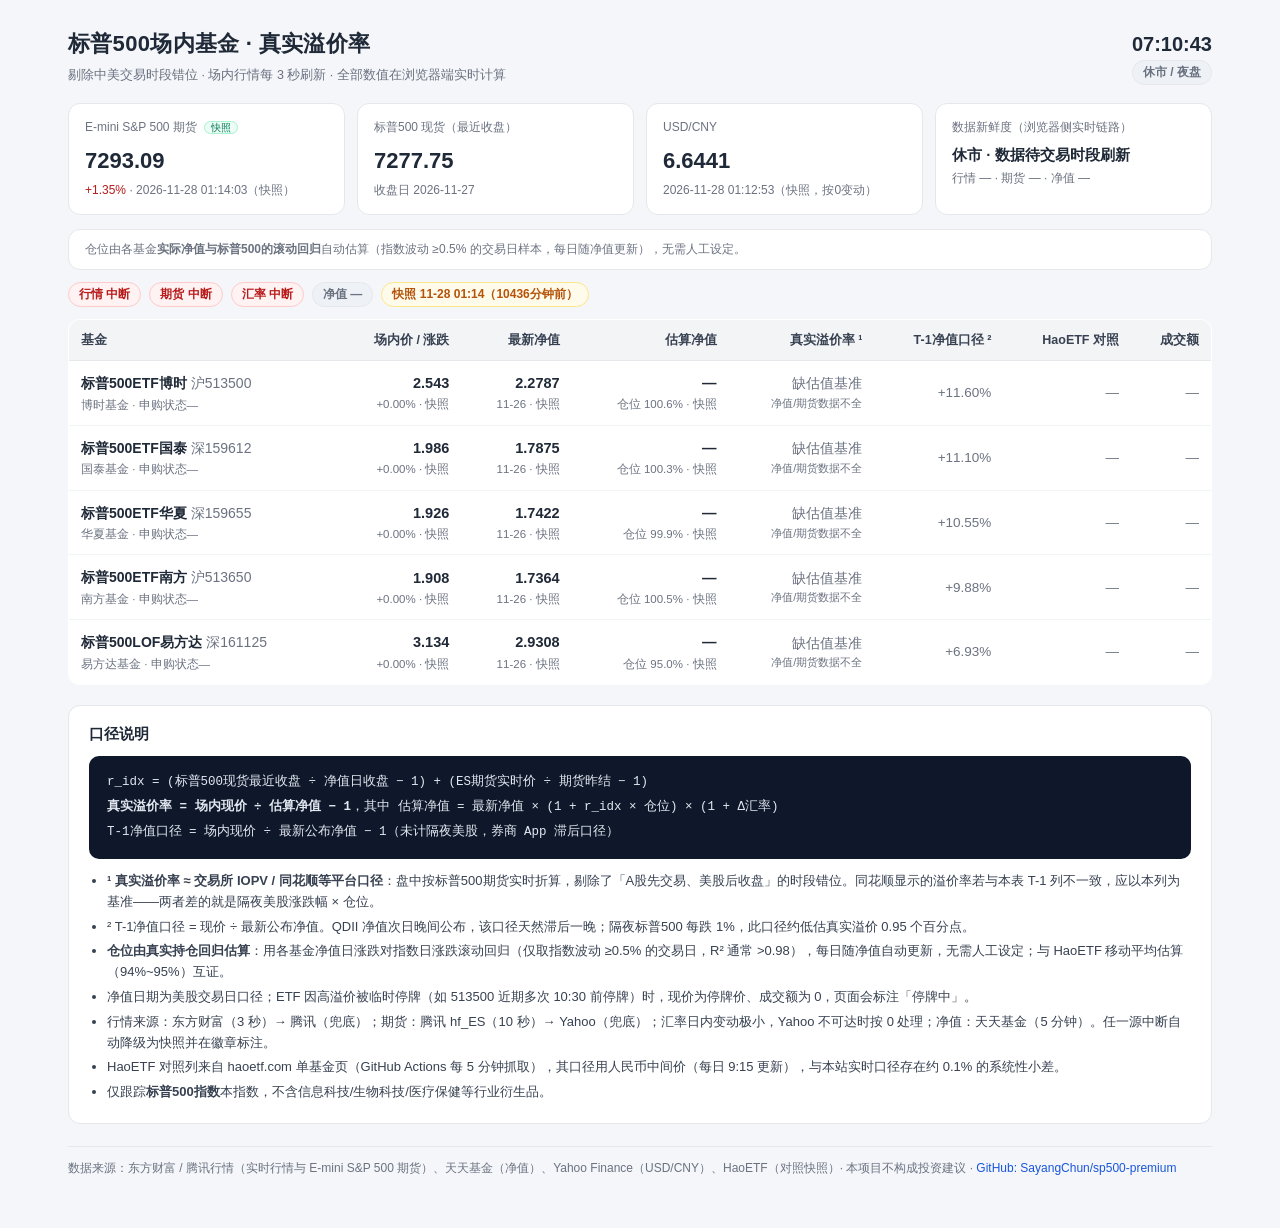
<file: index.html>
<!DOCTYPE html>
<html lang="zh-CN">
<head>
<meta charset="UTF-8">
<meta name="viewport" content="width=device-width, initial-scale=1">
<title>标普500场内基金 · 真实溢价率</title>
<link rel="stylesheet" href="assets/style.css">
</head>
<body>
<div class="wrap">

<header>
  <div>
    <h1>标普500场内基金 · 真实溢价率</h1>
    <p class="sub">剔除中美交易时段错位 · 场内行情每 3 秒刷新 · 全部数值在浏览器端实时计算</p>
  </div>
  <div class="clockbox">
    <div id="bj-time" class="bjtime">--:--:--</div>
    <span id="market-status" class="chip">--</span>
  </div>
</header>

<section class="cards">
  <div class="card">
    <div class="card-label">E-mini S&amp;P 500 期货 <span class="card-tag" id="es-tag">实时</span></div>
    <div class="card-value" id="es-price">--</div>
    <div class="card-sub" id="es-sub">--</div>
  </div>
  <div class="card">
    <div class="card-label">标普500 现货（最近收盘）</div>
    <div class="card-value" id="spx-price">--</div>
    <div class="card-sub" id="spx-sub">--</div>
  </div>
  <div class="card">
    <div class="card-label">USD/CNY</div>
    <div class="card-value" id="fx-price">--</div>
    <div class="card-sub" id="fx-sub">--</div>
  </div>
  <div class="card">
    <div class="card-label">数据新鲜度（浏览器侧实时链路）</div>
    <div class="card-value card-value-sm" id="snap-time">--</div>
    <div class="card-sub" id="snap-sub">--</div>
  </div>
</section>

<section class="controls">
  <span class="hint">仓位由各基金<b>实际净值与标普500的滚动回归</b>自动估算（指数波动 ≥0.5% 的交易日样本，每日随净值更新），无需人工设定。</span>
</section>

<section class="srcs" id="source-chips">
  <span class="chip" id="src-quote">行情 —</span>
  <span class="chip" id="src-fut">期货 —</span>
  <span class="chip" id="src-fx">汇率 —</span>
  <span class="chip" id="src-nav">净值 —</span>
  <span class="chip" id="src-snap">快照 —</span>
</section>

<table class="funds">
  <thead>
    <tr>
      <th class="col-fund">基金</th>
      <th>场内价 / 涨跌</th>
      <th>最新净值</th>
      <th>估算净值</th>
      <th class="col-prem">真实溢价率 ¹</th>
      <th>T-1净值口径 ²</th>
      <th>HaoETF 对照</th>
      <th>成交额</th>
    </tr>
  </thead>
  <tbody id="fund-rows">
    <tr><td colspan="8" class="loading">数据加载中…</td></tr>
  </tbody>
</table>

<section class="notes">
  <h2>口径说明</h2>
  <div class="formula">
    r_idx = (标普500现货最近收盘 ÷ 净值日收盘 − 1) + (ES期货实时价 ÷ 期货昨结 − 1)<br>
    <b>真实溢价率 = 场内现价 ÷ 估算净值 − 1</b>，其中 估算净值 = 最新净值 × (1 + r_idx × 仓位) × (1 + Δ汇率)<br>
    T-1净值口径 = 场内现价 ÷ 最新公布净值 − 1（未计隔夜美股，券商 App 滞后口径）
  </div>
  <ul>
    <li><b>¹ 真实溢价率 ≈ 交易所 IOPV / 同花顺等平台口径</b>：盘中按标普500期货实时折算，剔除了「A股先交易、美股后收盘」的时段错位。同花顺显示的溢价率若与本表 T-1 列不一致，应以本列为基准——两者差的就是隔夜美股涨跌幅 × 仓位。</li>
    <li>² T-1净值口径 = 现价 ÷ 最新公布净值。QDII 净值次日晚间公布，该口径天然滞后一晚；隔夜标普500 每跌 1%，此口径约低估真实溢价 0.95 个百分点。</li>
    <li><b>仓位由真实持仓回归估算</b>：用各基金净值日涨跌对指数日涨跌滚动回归（仅取指数波动 ≥0.5% 的交易日，R² 通常 >0.98），每日随净值自动更新，无需人工设定；与 HaoETF 移动平均估算（94%~95%）互证。</li>
    <li>净值日期为美股交易日口径；ETF 因高溢价被临时停牌（如 513500 近期多次 10:30 前停牌）时，现价为停牌价、成交额为 0，页面会标注「停牌中」。</li>
    <li>行情来源：东方财富（3 秒）→ 腾讯（兜底）；期货：腾讯 hf_ES（10 秒）→ Yahoo（兜底）；汇率日内变动极小，Yahoo 不可达时按 0 处理；净值：天天基金（5 分钟）。任一源中断自动降级为快照并在徽章标注。</li>
    <li>HaoETF 对照列来自 haoetf.com 单基金页（GitHub Actions 每 5 分钟抓取），其口径用人民币中间价（每日 9:15 更新），与本站实时口径存在约 0.1% 的系统性小差。</li>
    <li>仅跟踪<b>标普500指数</b>本指数，不含信息科技/生物科技/医疗保健等行业衍生品。</li>
  </ul>
</section>

<footer>
  数据来源：东方财富 / 腾讯行情（实时行情与 E-mini S&amp;P 500 期货）、天天基金（净值）、Yahoo Finance（USD/CNY）、HaoETF（对照快照）·
  本项目不构成投资建议 · <a href="https://github.com/SayangChun/sp500-premium">GitHub: SayangChun/sp500-premium</a>
</footer>

</div>
<script src="assets/app.js"></script>
</body>
</html>
</file>
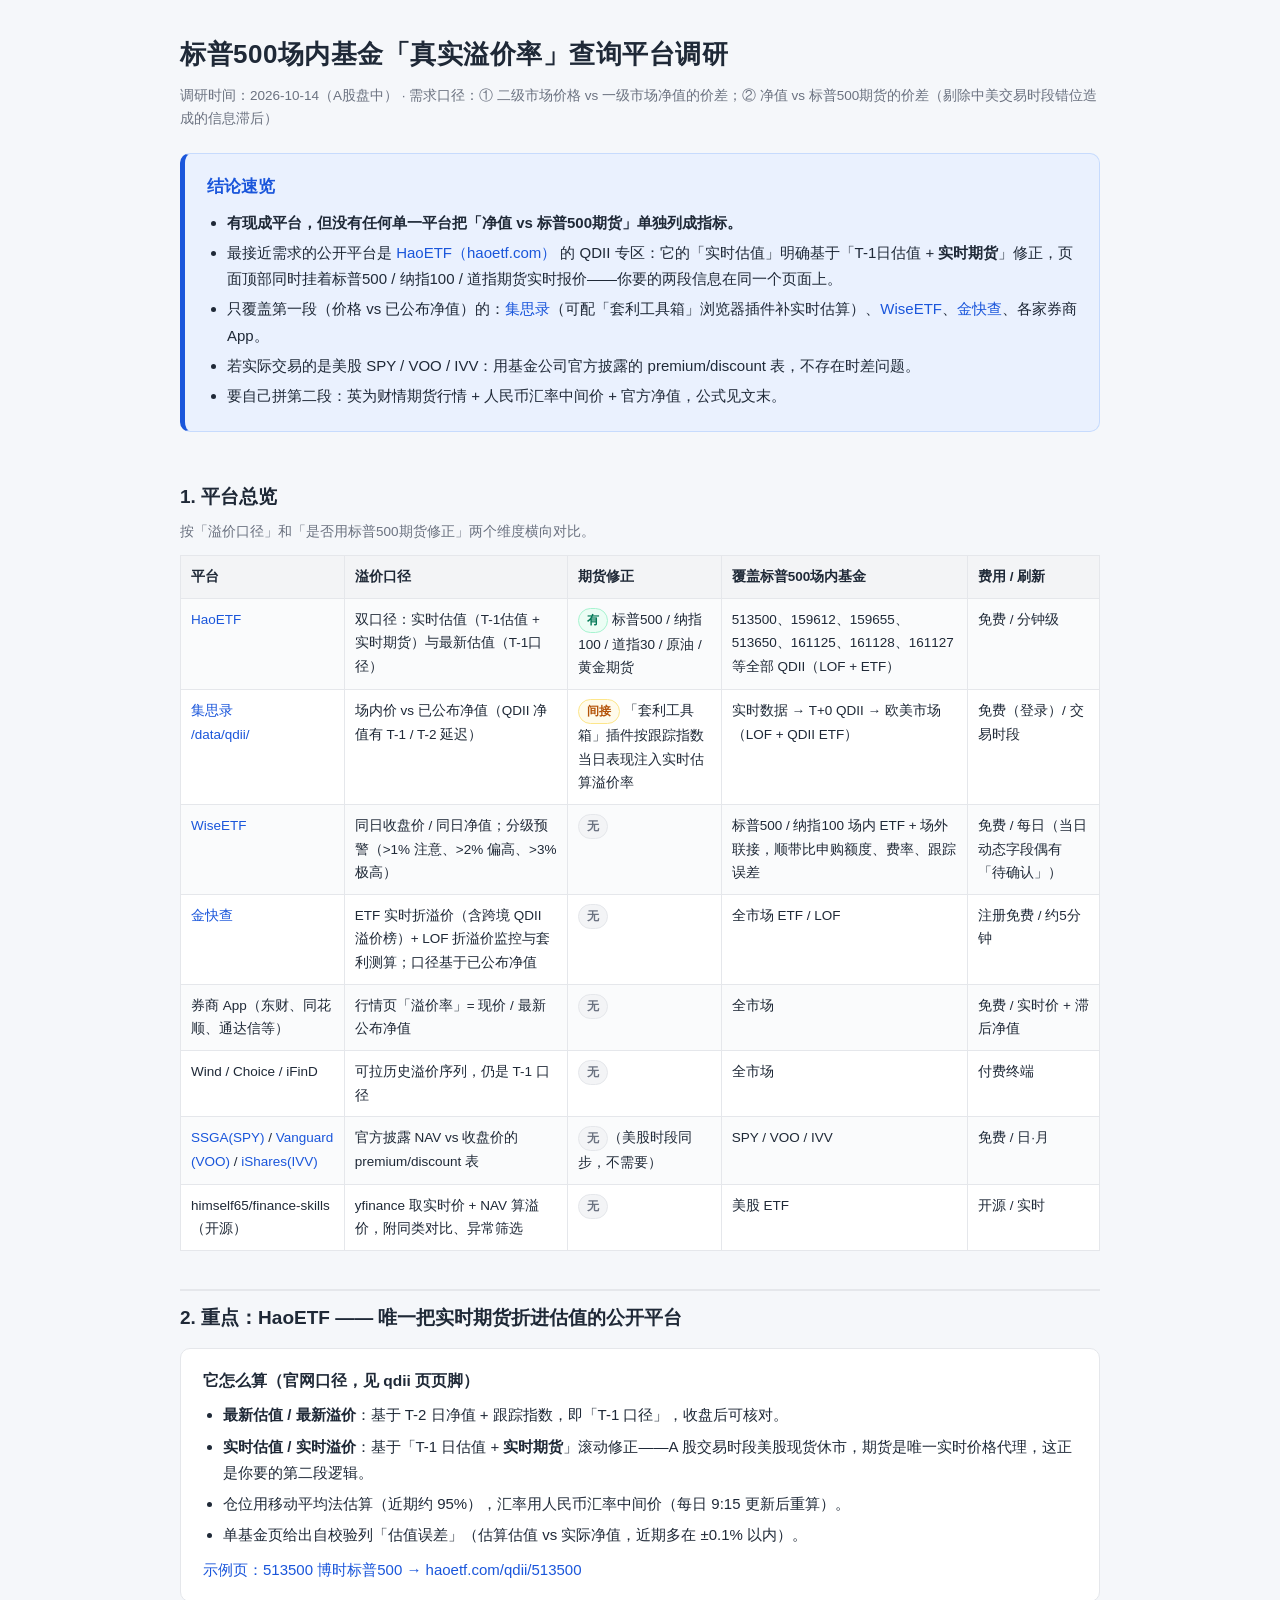
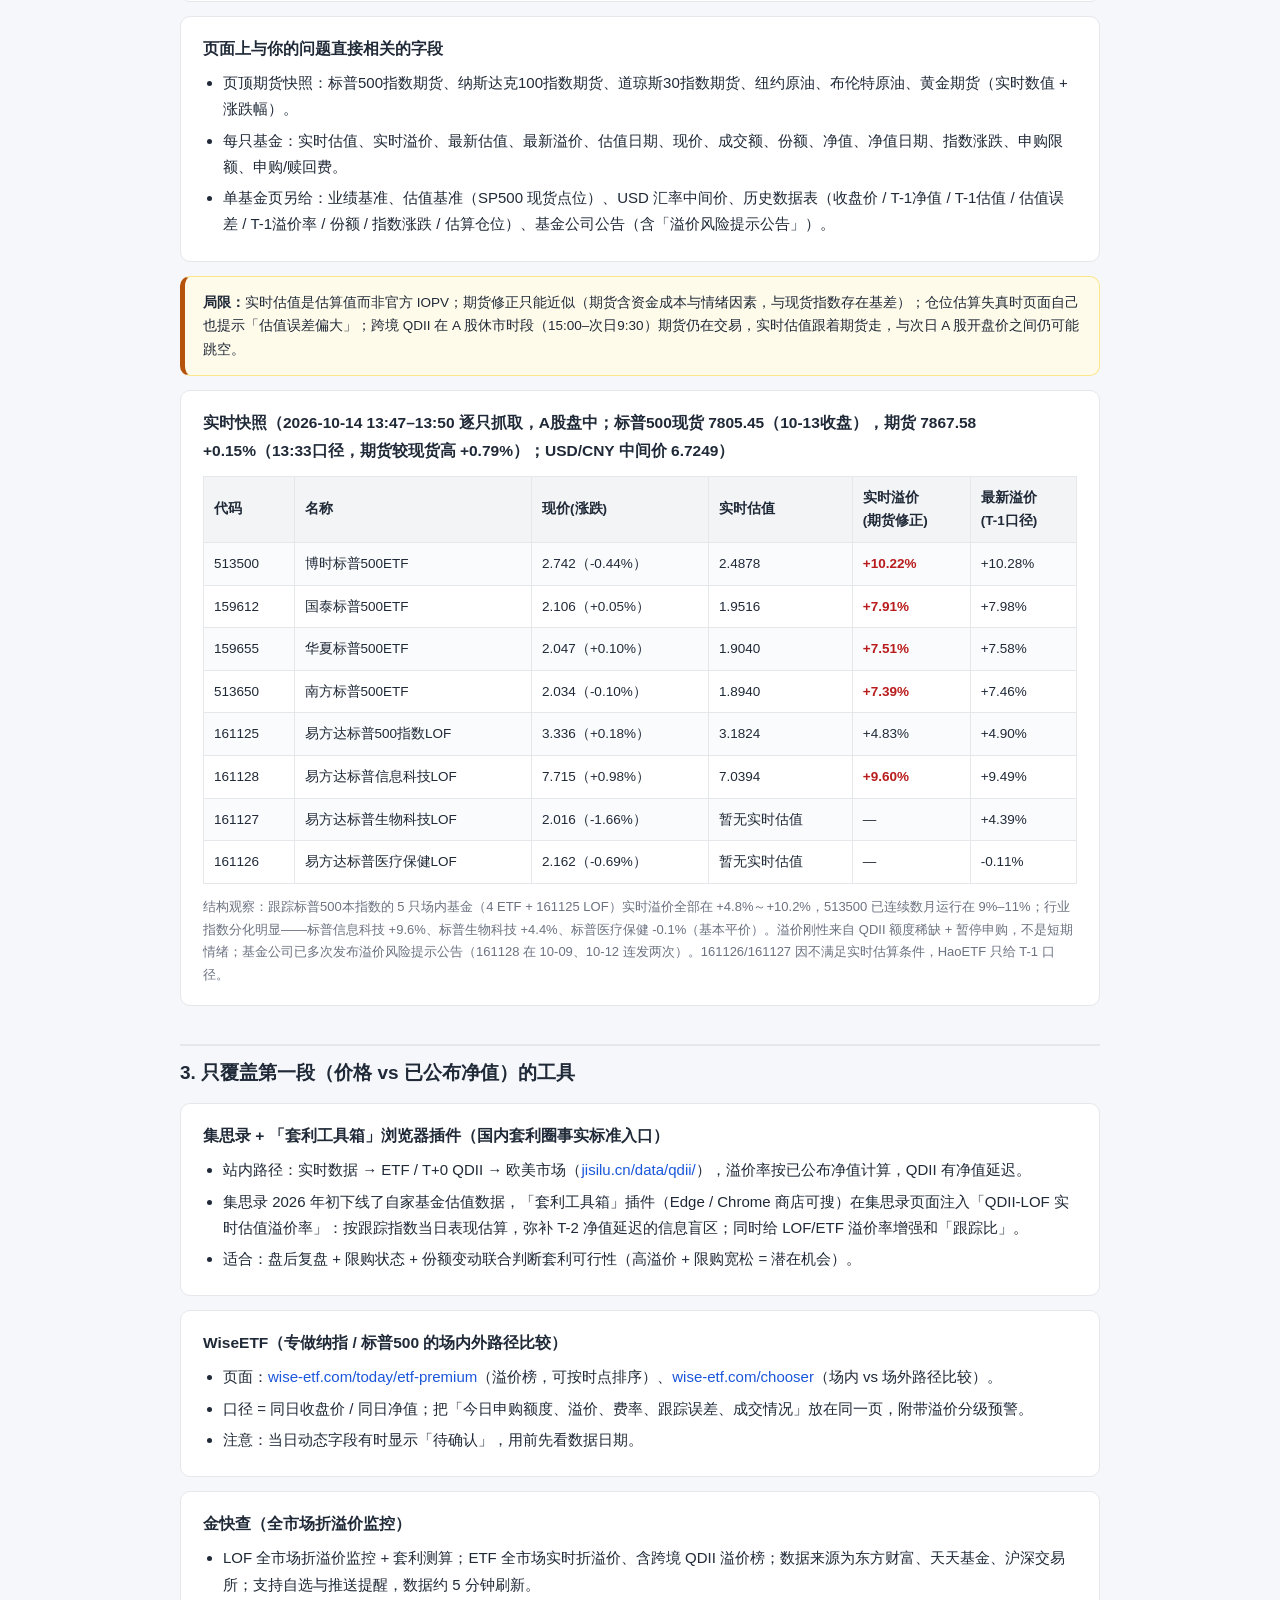
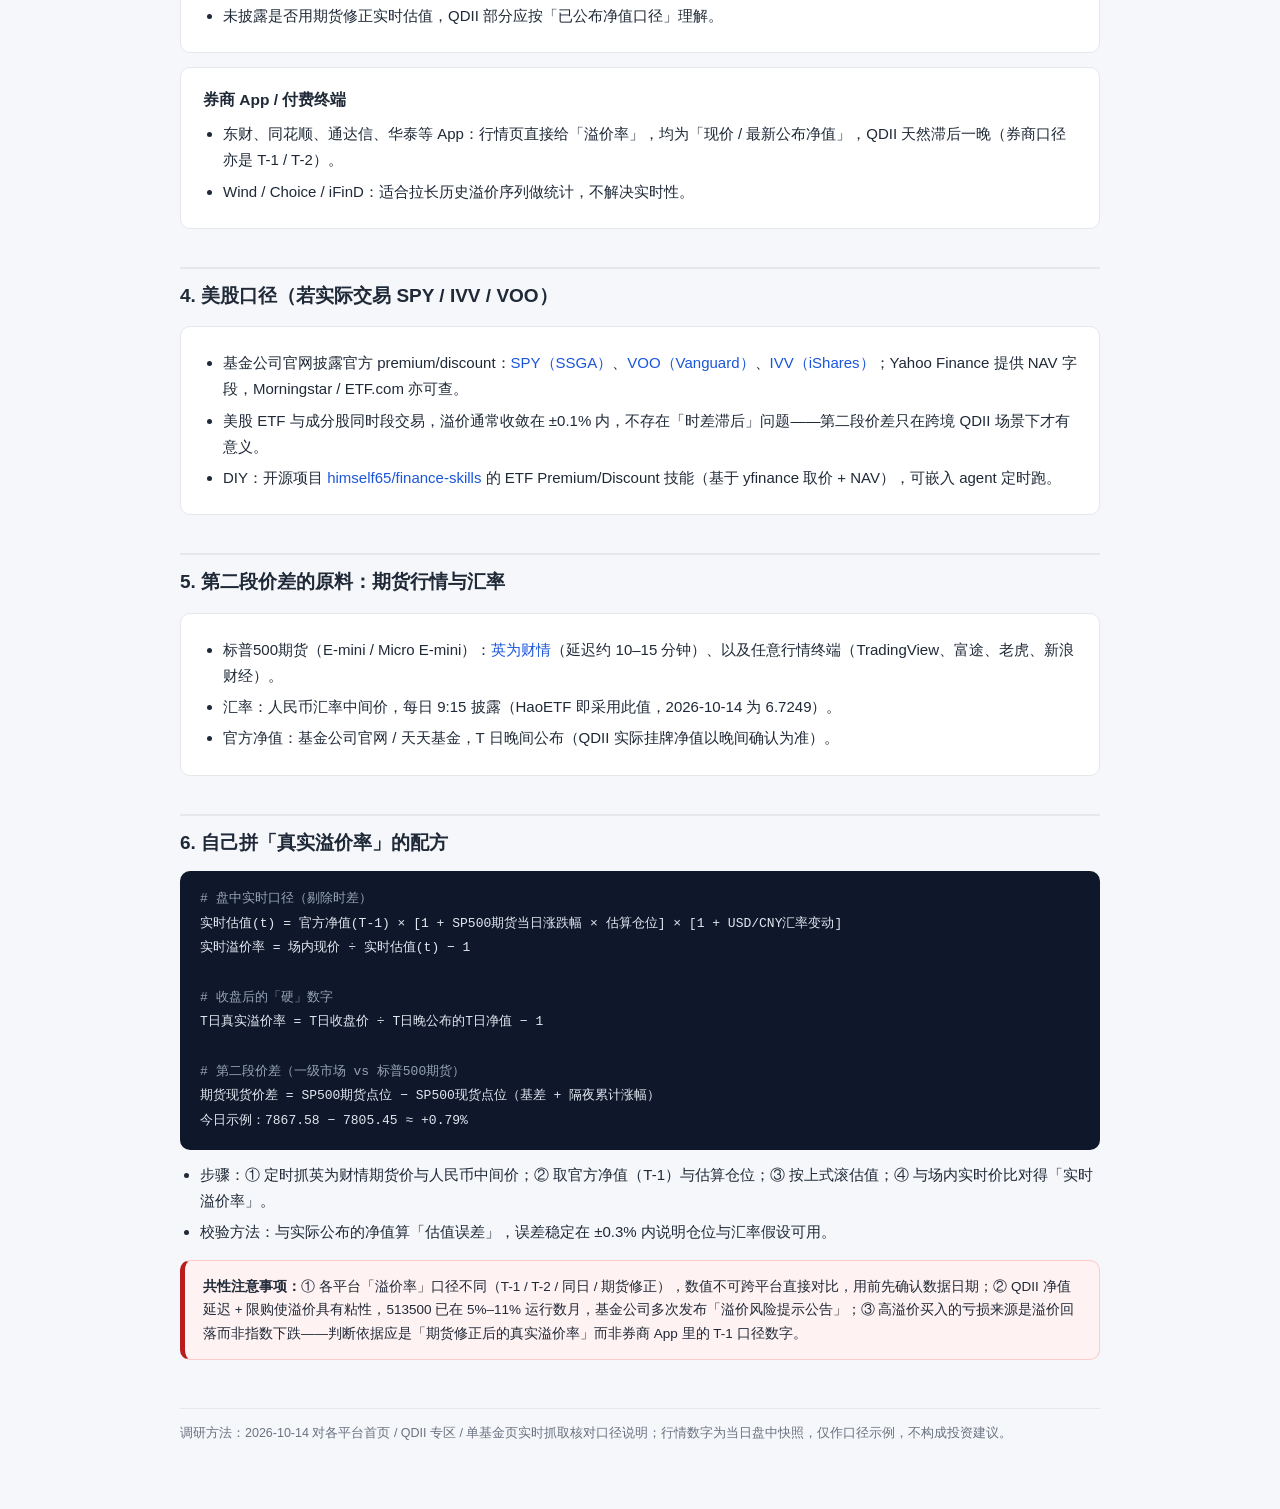
<file: docs/platform-survey.html>
<!DOCTYPE html>
<html lang="zh-CN">
<head>
<meta charset="UTF-8">
<meta name="viewport" content="width=device-width, initial-scale=1.0">
<title>标普500场内基金「真实溢价率」查询平台调研</title>
<style>
  :root{
    --bg:#f5f7fa; --card:#ffffff; --ink:#1f2937; --muted:#6b7280;
    --blue:#1a56db; --blue-bg:#eaf1fe; --line:#e5e7eb;
    --red:#b91c1c; --red-bg:#fef2f2; --green:#047857; --green-bg:#ecfdf5;
    --amber:#b45309; --amber-bg:#fffbeb;
  }
  *{box-sizing:border-box;margin:0;padding:0}
  body{background:var(--bg);color:var(--ink);font-family:-apple-system,BlinkMacSystemFont,"Segoe UI","PingFang SC","Hiragino Sans GB","Microsoft YaHei",sans-serif;line-height:1.75;font-size:15px}
  .wrap{max-width:960px;margin:0 auto;padding:32px 20px 64px}
  header h1{font-size:26px;letter-spacing:.5px}
  header .sub{color:var(--muted);margin-top:6px;font-size:13.5px}
  .tldr{background:var(--blue-bg);border:1px solid #c7dbfd;border-left:5px solid var(--blue);border-radius:10px;padding:18px 22px;margin:22px 0}
  .tldr h2{font-size:17px;color:var(--blue);margin-bottom:8px}
  .tldr ul{margin-left:20px}
  .tldr li{margin:4px 0}
  h2.sec{font-size:19px;margin:38px 0 6px;padding-top:10px;border-top:2px solid var(--line)}
  h2.sec:first-of-type{border-top:none}
  .lead{color:var(--muted);font-size:13.5px;margin-bottom:12px}
  .card{background:var(--card);border:1px solid var(--line);border-radius:10px;padding:18px 22px;margin:14px 0}
  .card h3{font-size:15.5px;margin-bottom:8px}
  table{width:100%;border-collapse:collapse;margin:12px 0;background:var(--card);font-size:13.5px}
  th{background:#f3f4f6;text-align:left;padding:9px 10px;border:1px solid var(--line);white-space:nowrap}
  td{padding:9px 10px;border:1px solid var(--line);vertical-align:top}
  tr:nth-child(even) td{background:#fafbfc}
  a{color:var(--blue);text-decoration:none;word-break:break-all}
  a:hover{text-decoration:underline}
  .tag{display:inline-block;padding:1px 8px;border-radius:99px;font-size:12px;font-weight:600;white-space:nowrap}
  .tag.yes{background:var(--green-bg);color:var(--green);border:1px solid #a7f3d0}
  .tag.no{background:#f3f4f6;color:var(--muted);border:1px solid var(--line)}
  .tag.part{background:var(--amber-bg);color:var(--amber);border:1px solid #fde68a}
  .warn{background:var(--red-bg);border:1px solid #fecaca;border-left:5px solid var(--red);border-radius:10px;padding:14px 18px;margin:14px 0;font-size:13.5px}
  .note{background:var(--amber-bg);border:1px solid #fde68a;border-left:5px solid var(--amber);border-radius:10px;padding:14px 18px;margin:14px 0;font-size:13.5px}
  .formula{background:#0f172a;color:#e2e8f0;border-radius:10px;padding:16px 20px;font-family:Consolas,Menlo,Monaco,"Courier New",monospace;font-size:13px;line-height:1.9;overflow-x:auto;margin:12px 0}
  .formula .cm{color:#94a3b8}
  ul.tight{margin-left:20px}
  ul.tight li{margin:5px 0}
  .snapshot td:nth-child(3),.snapshot td:nth-child(4){font-variant-numeric:tabular-nums}
  .hot{color:var(--red);font-weight:700}
  footer{margin-top:48px;padding-top:14px;border-top:1px solid var(--line);color:var(--muted);font-size:12.5px}
</style>
</head>
<body>
<div class="wrap">

<header>
  <h1>标普500场内基金「真实溢价率」查询平台调研</h1>
  <div class="sub">调研时间：2026-10-14（A股盘中） · 需求口径：① 二级市场价格 vs 一级市场净值的价差；② 净值 vs 标普500期货的价差（剔除中美交易时段错位造成的信息滞后）</div>
</header>

<div class="tldr">
  <h2>结论速览</h2>
  <ul>
    <li><b>有现成平台，但没有任何单一平台把「净值 vs 标普500期货」单独列成指标。</b></li>
    <li>最接近需求的公开平台是 <a href="https://www.haoetf.com/">HaoETF（haoetf.com）</a> 的 QDII 专区：它的「实时估值」明确基于「T-1日估值 + <b>实时期货</b>」修正，页面顶部同时挂着标普500 / 纳指100 / 道指期货实时报价——你要的两段信息在同一个页面上。</li>
    <li>只覆盖第一段（价格 vs 已公布净值）的：<a href="https://www.jisilu.cn/">集思录</a>（可配「套利工具箱」浏览器插件补实时估算）、<a href="https://www.wise-etf.com/">WiseETF</a>、<a href="https://jinkuaicha.com/">金快查</a>、各家券商 App。</li>
    <li>若实际交易的是美股 SPY / VOO / IVV：用基金公司官方披露的 premium/discount 表，不存在时差问题。</li>
    <li>要自己拼第二段：英为财情期货行情 + 人民币汇率中间价 + 官方净值，公式见文末。</li>
  </ul>
</div>

<h2 class="sec">1. 平台总览</h2>
<div class="lead">按「溢价口径」和「是否用标普500期货修正」两个维度横向对比。</div>
<table>
  <tr><th>平台</th><th>溢价口径</th><th>期货修正</th><th>覆盖标普500场内基金</th><th>费用 / 刷新</th></tr>
  <tr>
    <td><a href="https://www.haoetf.com/">HaoETF</a></td>
    <td>双口径：实时估值（T-1估值 + 实时期货）与最新估值（T-1口径）</td>
    <td><span class="tag yes">有</span> 标普500 / 纳指100 / 道指30 / 原油 / 黄金期货</td>
    <td>513500、159612、159655、513650、161125、161128、161127 等全部 QDII（LOF + ETF）</td>
    <td>免费 / 分钟级</td>
  </tr>
  <tr>
    <td><a href="https://www.jisilu.cn/">集思录</a><br><a href="https://www.jisilu.cn/data/qdii/">/data/qdii/</a></td>
    <td>场内价 vs 已公布净值（QDII 净值有 T-1 / T-2 延迟）</td>
    <td><span class="tag part">间接</span> 「套利工具箱」插件按跟踪指数当日表现注入实时估算溢价率</td>
    <td>实时数据 → T+0 QDII → 欧美市场（LOF + QDII ETF）</td>
    <td>免费（登录）/ 交易时段</td>
  </tr>
  <tr>
    <td><a href="https://www.wise-etf.com/">WiseETF</a></td>
    <td>同日收盘价 / 同日净值；分级预警（&gt;1% 注意、&gt;2% 偏高、&gt;3% 极高）</td>
    <td><span class="tag no">无</span></td>
    <td>标普500 / 纳指100 场内 ETF + 场外联接，顺带比申购额度、费率、跟踪误差</td>
    <td>免费 / 每日（当日动态字段偶有「待确认」）</td>
  </tr>
  <tr>
    <td><a href="https://jinkuaicha.com/">金快查</a></td>
    <td>ETF 实时折溢价（含跨境 QDII 溢价榜）+ LOF 折溢价监控与套利测算；口径基于已公布净值</td>
    <td><span class="tag no">无</span></td>
    <td>全市场 ETF / LOF</td>
    <td>注册免费 / 约5分钟</td>
  </tr>
  <tr>
    <td>券商 App（东财、同花顺、通达信等）</td>
    <td>行情页「溢价率」= 现价 / 最新公布净值</td>
    <td><span class="tag no">无</span></td>
    <td>全市场</td>
    <td>免费 / 实时价 + 滞后净值</td>
  </tr>
  <tr>
    <td>Wind / Choice / iFinD</td>
    <td>可拉历史溢价序列，仍是 T-1 口径</td>
    <td><span class="tag no">无</span></td>
    <td>全市场</td>
    <td>付费终端</td>
  </tr>
  <tr>
    <td><a href="https://www.ssga.com/us/intermediary/etfs/spdr-sp-500-etf-trust-spy">SSGA(SPY)</a> / <a href="https://investor.vanguard.com/investment-products/etfs/profile/voo">Vanguard(VOO)</a> / <a href="https://www.ishares.com/us/products/239726/ishares-core-sp-500-etf">iShares(IVV)</a></td>
    <td>官方披露 NAV vs 收盘价的 premium/discount 表</td>
    <td><span class="tag no">无</span>（美股时段同步，不需要）</td>
    <td>SPY / VOO / IVV</td>
    <td>免费 / 日·月</td>
  </tr>
  <tr>
    <td>himself65/finance-skills（开源）</td>
    <td>yfinance 取实时价 + NAV 算溢价，附同类对比、异常筛选</td>
    <td><span class="tag no">无</span></td>
    <td>美股 ETF</td>
    <td>开源 / 实时</td>
  </tr>
</table>

<h2 class="sec">2. 重点：HaoETF —— 唯一把实时期货折进估值的公开平台</h2>

<div class="card">
  <h3>它怎么算（官网口径，见 qdii 页页脚）</h3>
  <ul class="tight">
    <li><b>最新估值 / 最新溢价</b>：基于 T-2 日净值 + 跟踪指数，即「T-1 口径」，收盘后可核对。</li>
    <li><b>实时估值 / 实时溢价</b>：基于「T-1 日估值 + <b>实时期货</b>」滚动修正——A 股交易时段美股现货休市，期货是唯一实时价格代理，这正是你要的第二段逻辑。</li>
    <li>仓位用移动平均法估算（近期约 95%），汇率用人民币汇率中间价（每日 9:15 更新后重算）。</li>
    <li>单基金页给出自校验列「估值误差」（估算估值 vs 实际净值，近期多在 ±0.1% 以内）。</li>
  </ul>
  <p style="margin-top:8px"><a href="https://www.haoetf.com/qdii/513500">示例页：513500 博时标普500 → haoetf.com/qdii/513500</a></p>
</div>

<div class="card">
  <h3>页面上与你的问题直接相关的字段</h3>
  <ul class="tight">
    <li>页顶期货快照：标普500指数期货、纳斯达克100指数期货、道琼斯30指数期货、纽约原油、布伦特原油、黄金期货（实时数值 + 涨跌幅）。</li>
    <li>每只基金：实时估值、实时溢价、最新估值、最新溢价、估值日期、现价、成交额、份额、净值、净值日期、指数涨跌、申购限额、申购/赎回费。</li>
    <li>单基金页另给：业绩基准、估值基准（SP500 现货点位）、USD 汇率中间价、历史数据表（收盘价 / T-1净值 / T-1估值 / 估值误差 / T-1溢价率 / 份额 / 指数涨跌 / 估算仓位）、基金公司公告（含「溢价风险提示公告」）。</li>
  </ul>
</div>

<div class="note"><b>局限：</b>实时估值是估算值而非官方 IOPV；期货修正只能近似（期货含资金成本与情绪因素，与现货指数存在基差）；仓位估算失真时页面自己也提示「估值误差偏大」；跨境 QDII 在 A 股休市时段（15:00–次日9:30）期货仍在交易，实时估值跟着期货走，与次日 A 股开盘价之间仍可能跳空。</div>

<div class="card">
  <h3>实时快照（2026-10-14 13:47–13:50 逐只抓取，A股盘中；标普500现货 7805.45（10-13收盘），期货 7867.58 +0.15%（13:33口径，期货较现货高 +0.79%）；USD/CNY 中间价 6.7249）</h3>
  <table class="snapshot">
    <tr><th>代码</th><th>名称</th><th>现价(涨跌)</th><th>实时估值</th><th>实时溢价<br>(期货修正)</th><th>最新溢价<br>(T-1口径)</th></tr>
    <tr><td>513500</td><td>博时标普500ETF</td><td>2.742（-0.44%）</td><td>2.4878</td><td class="hot">+10.22%</td><td>+10.28%</td></tr>
    <tr><td>159612</td><td>国泰标普500ETF</td><td>2.106（+0.05%）</td><td>1.9516</td><td class="hot">+7.91%</td><td>+7.98%</td></tr>
    <tr><td>159655</td><td>华夏标普500ETF</td><td>2.047（+0.10%）</td><td>1.9040</td><td class="hot">+7.51%</td><td>+7.58%</td></tr>
    <tr><td>513650</td><td>南方标普500ETF</td><td>2.034（-0.10%）</td><td>1.8940</td><td class="hot">+7.39%</td><td>+7.46%</td></tr>
    <tr><td>161125</td><td>易方达标普500指数LOF</td><td>3.336（+0.18%）</td><td>3.1824</td><td>+4.83%</td><td>+4.90%</td></tr>
    <tr><td>161128</td><td>易方达标普信息科技LOF</td><td>7.715（+0.98%）</td><td>7.0394</td><td class="hot">+9.60%</td><td>+9.49%</td></tr>
    <tr><td>161127</td><td>易方达标普生物科技LOF</td><td>2.016（-1.66%）</td><td>暂无实时估值</td><td>—</td><td>+4.39%</td></tr>
    <tr><td>161126</td><td>易方达标普医疗保健LOF</td><td>2.162（-0.69%）</td><td>暂无实时估值</td><td>—</td><td>-0.11%</td></tr>
  </table>
  <p style="font-size:13px;color:var(--muted)">结构观察：跟踪标普500本指数的 5 只场内基金（4 ETF + 161125 LOF）实时溢价全部在 +4.8%～+10.2%，513500 已连续数月运行在 9%–11%；行业指数分化明显——标普信息科技 +9.6%、标普生物科技 +4.4%、标普医疗保健 -0.1%（基本平价）。溢价刚性来自 QDII 额度稀缺 + 暂停申购，不是短期情绪；基金公司已多次发布溢价风险提示公告（161128 在 10-09、10-12 连发两次）。161126/161127 因不满足实时估算条件，HaoETF 只给 T-1 口径。</p>
</div>

<h2 class="sec">3. 只覆盖第一段（价格 vs 已公布净值）的工具</h2>

<div class="card">
  <h3>集思录 + 「套利工具箱」浏览器插件（国内套利圈事实标准入口）</h3>
  <ul class="tight">
    <li>站内路径：实时数据 → ETF / T+0 QDII → 欧美市场（<a href="https://www.jisilu.cn/data/qdii/">jisilu.cn/data/qdii/</a>），溢价率按已公布净值计算，QDII 有净值延迟。</li>
    <li>集思录 2026 年初下线了自家基金估值数据，「套利工具箱」插件（Edge / Chrome 商店可搜）在集思录页面注入「QDII-LOF 实时估值溢价率」：按跟踪指数当日表现估算，弥补 T-2 净值延迟的信息盲区；同时给 LOF/ETF 溢价率增强和「跟踪比」。</li>
    <li>适合：盘后复盘 + 限购状态 + 份额变动联合判断套利可行性（高溢价 + 限购宽松 = 潜在机会）。</li>
  </ul>
</div>

<div class="card">
  <h3>WiseETF（专做纳指 / 标普500 的场内外路径比较）</h3>
  <ul class="tight">
    <li>页面：<a href="https://www.wise-etf.com/today/etf-premium">wise-etf.com/today/etf-premium</a>（溢价榜，可按时点排序）、<a href="https://www.wise-etf.com/chooser">wise-etf.com/chooser</a>（场内 vs 场外路径比较）。</li>
    <li>口径 = 同日收盘价 / 同日净值；把「今日申购额度、溢价、费率、跟踪误差、成交情况」放在同一页，附带溢价分级预警。</li>
    <li>注意：当日动态字段有时显示「待确认」，用前先看数据日期。</li>
  </ul>
</div>

<div class="card">
  <h3>金快查（全市场折溢价监控）</h3>
  <ul class="tight">
    <li>LOF 全市场折溢价监控 + 套利测算；ETF 全市场实时折溢价、含跨境 QDII 溢价榜；数据来源为东方财富、天天基金、沪深交易所；支持自选与推送提醒，数据约 5 分钟刷新。</li>
    <li>未披露是否用期货修正实时估值，QDII 部分应按「已公布净值口径」理解。</li>
  </ul>
</div>

<div class="card">
  <h3>券商 App / 付费终端</h3>
  <ul class="tight">
    <li>东财、同花顺、通达信、华泰等 App：行情页直接给「溢价率」，均为「现价 / 最新公布净值」，QDII 天然滞后一晚（券商口径亦是 T-1 / T-2）。</li>
    <li>Wind / Choice / iFinD：适合拉长历史溢价序列做统计，不解决实时性。</li>
  </ul>
</div>

<h2 class="sec">4. 美股口径（若实际交易 SPY / IVV / VOO）</h2>
<div class="card">
  <ul class="tight">
    <li>基金公司官网披露官方 premium/discount：<a href="https://www.ssga.com/us/intermediary/etfs/spdr-sp-500-etf-trust-spy">SPY（SSGA）</a>、<a href="https://investor.vanguard.com/investment-products/etfs/profile/voo">VOO（Vanguard）</a>、<a href="https://www.ishares.com/us/products/239726/ishares-core-sp-500-etf">IVV（iShares）</a>；Yahoo Finance 提供 NAV 字段，Morningstar / ETF.com 亦可查。</li>
    <li>美股 ETF 与成分股同时段交易，溢价通常收敛在 ±0.1% 内，不存在「时差滞后」问题——第二段价差只在跨境 QDII 场景下才有意义。</li>
    <li>DIY：开源项目 <a href="https://gitcode.com/gh_mirrors/fi/finance-skills">himself65/finance-skills</a> 的 ETF Premium/Discount 技能（基于 yfinance 取价 + NAV），可嵌入 agent 定时跑。</li>
  </ul>
</div>

<h2 class="sec">5. 第二段价差的原料：期货行情与汇率</h2>
<div class="card">
  <ul class="tight">
    <li>标普500期货（E-mini / Micro E-mini）：<a href="https://cn.investing.com/indices/us-spx-500-futures">英为财情</a>（延迟约 10–15 分钟）、以及任意行情终端（TradingView、富途、老虎、新浪财经）。</li>
    <li>汇率：人民币汇率中间价，每日 9:15 披露（HaoETF 即采用此值，2026-10-14 为 6.7249）。</li>
    <li>官方净值：基金公司官网 / 天天基金，T 日晚间公布（QDII 实际挂牌净值以晚间确认为准）。</li>
  </ul>
</div>

<h2 class="sec">6. 自己拼「真实溢价率」的配方</h2>
<div class="formula">
<span class="cm"># 盘中实时口径（剔除时差）</span><br>
实时估值(t) = 官方净值(T-1) × [1 + SP500期货当日涨跌幅 × 估算仓位] × [1 + USD/CNY汇率变动]<br>
实时溢价率 = 场内现价 ÷ 实时估值(t) − 1<br><br>
<span class="cm"># 收盘后的「硬」数字</span><br>
T日真实溢价率 = T日收盘价 ÷ T日晚公布的T日净值 − 1<br><br>
<span class="cm"># 第二段价差（一级市场 vs 标普500期货）</span><br>
期货现货价差 = SP500期货点位 − SP500现货点位（基差 + 隔夜累计涨幅）<br>
今日示例：7867.58 − 7805.45 ≈ +0.79%
</div>
<ul class="tight">
  <li>步骤：① 定时抓英为财情期货价与人民币中间价；② 取官方净值（T-1）与估算仓位；③ 按上式滚估值；④ 与场内实时价比对得「实时溢价率」。</li>
  <li>校验方法：与实际公布的净值算「估值误差」，误差稳定在 ±0.3% 内说明仓位与汇率假设可用。</li>
</ul>

<div class="warn"><b>共性注意事项：</b>① 各平台「溢价率」口径不同（T-1 / T-2 / 同日 / 期货修正），数值不可跨平台直接对比，用前先确认数据日期；② QDII 净值延迟 + 限购使溢价具有粘性，513500 已在 5%–11% 运行数月，基金公司多次发布「溢价风险提示公告」；③ 高溢价买入的亏损来源是溢价回落而非指数下跌——判断依据应是「期货修正后的真实溢价率」而非券商 App 里的 T-1 口径数字。</div>

<footer>
  调研方法：2026-10-14 对各平台首页 / QDII 专区 / 单基金页实时抓取核对口径说明；行情数字为当日盘中快照，仅作口径示例，不构成投资建议。
</footer>



</div>
</body>
</html>
</file>
<file: assets/style.css>
/* 标普500场内基金 · 真实溢价率 */
:root{
  --bg:#f4f6fa; --card:#ffffff; --ink:#1f2937; --muted:#6b7280; --line:#e5e7eb;
  --blue:#1a56db; --blue-bg:#eaf1fe;
  --red:#b91c1c; --red-bg:#fef2f2; --red-bd:#fecaca;
  --amber:#b45309; --amber-bg:#fffbeb; --amber-bd:#fde68a;
  --green:#047857; --green-bg:#ecfdf5; --green-bd:#a7f3d0;
}
*{box-sizing:border-box;margin:0;padding:0}
body{background:var(--bg);color:var(--ink);font-family:-apple-system,BlinkMacSystemFont,"Segoe UI","PingFang SC","Hiragino Sans GB","Microsoft YaHei",sans-serif;line-height:1.6;font-size:14px}
.wrap{max-width:1180px;margin:0 auto;padding:26px 18px 50px}
a{color:var(--blue);text-decoration:none}
a:hover{text-decoration:underline}

header{display:flex;justify-content:space-between;align-items:flex-end;gap:16px;flex-wrap:wrap;margin-bottom:18px}
h1{font-size:22px;letter-spacing:.3px}
.sub{color:var(--muted);font-size:12.5px;margin-top:4px}
.clockbox{text-align:right}
.bjtime{font-size:20px;font-weight:700;font-variant-numeric:tabular-nums}

.chip{display:inline-block;padding:2px 10px;border-radius:99px;font-size:12px;font-weight:600;background:#eef2f7;color:var(--muted);border:1px solid var(--line);white-space:nowrap}
.chip.live{background:var(--green-bg);color:var(--green);border-color:var(--green-bd)}
.chip.snap{background:var(--amber-bg);color:var(--amber);border-color:var(--amber-bd)}
.chip.down{background:var(--red-bg);color:var(--red);border-color:var(--red-bd)}

.cards{display:grid;grid-template-columns:repeat(auto-fit,minmax(210px,1fr));gap:12px;margin-bottom:14px}
.card{background:var(--card);border:1px solid var(--line);border-radius:12px;padding:14px 16px}
.card-label{font-size:12px;color:var(--muted);margin-bottom:6px}
.card-tag{font-size:10px;padding:0 6px;border-radius:99px;background:var(--green-bg);color:var(--green);border:1px solid var(--green-bd);margin-left:4px}
.card-value{font-size:22px;font-weight:700;font-variant-numeric:tabular-nums}
.card-value-sm{font-size:15px;font-weight:600}
.card-sub{font-size:12px;color:var(--muted);margin-top:2px}
.up{color:var(--red)}.down{color:var(--green)}

.controls{display:flex;align-items:center;gap:14px;flex-wrap:wrap;background:var(--card);border:1px solid var(--line);border-radius:12px;padding:10px 16px;margin-bottom:12px}
.slider-label{display:flex;align-items:center;gap:8px;font-size:13px;font-weight:600}
.slider-label input{accent-color:var(--blue)}
.hint{font-size:12px;color:var(--muted)}

.srcs{display:flex;gap:8px;flex-wrap:wrap;margin-bottom:12px}

.funds{width:100%;border-collapse:collapse;background:var(--card);border:1px solid var(--line);border-radius:12px;overflow:hidden;font-size:13.5px}
.funds th{background:#f3f4f6;text-align:right;padding:10px 12px;border-bottom:1px solid var(--line);white-space:nowrap;font-size:12.5px;color:#374151}
.funds th:nth-child(1),.funds td:nth-child(1){text-align:left}
.funds th:nth-child(7),.funds td:nth-child(7),.funds th:nth-child(8),.funds td:nth-child(8){text-align:right}
.funds td{padding:11px 12px;border-bottom:1px solid #f1f3f5;text-align:right;vertical-align:middle;font-variant-numeric:tabular-nums}
.funds tr:last-child td{border-bottom:none}
.loading{text-align:center;color:var(--muted);padding:30px}
.fund-name{font-weight:700;font-size:14px}
.fund-meta{font-size:11.5px;color:var(--muted);margin-top:1px}
.price-main{font-weight:700;font-size:14.5px}
.price-sub{font-size:11.5px;color:var(--muted)}
.prem{font-size:19px;font-weight:800;font-variant-numeric:tabular-nums}
.prem-sm{font-size:11px;color:var(--muted);font-weight:400;display:block}
.muted{color:var(--muted)}
tr.prem-hot td{background:var(--red-bg)}
tr.prem-hot .prem{color:var(--red)}
tr.prem-warm td{background:var(--amber-bg)}
tr.prem-warm .prem{color:var(--amber)}
tr.prem-cheap td{background:var(--green-bg)}
tr.prem-cheap .prem{color:var(--green)}

.notes{margin-top:20px;background:var(--card);border:1px solid var(--line);border-radius:12px;padding:16px 20px}
.notes h2{font-size:15px;margin-bottom:10px}
.formula{background:#0f172a;color:#e2e8f0;border-radius:10px;padding:14px 18px;font-family:Consolas,Menlo,Monaco,monospace;font-size:12.5px;line-height:2;margin-bottom:12px;overflow-x:auto}
.notes ul{margin-left:18px}
.notes li{margin:4px 0;font-size:13px;color:#374151}
footer{margin-top:22px;padding-top:12px;border-top:1px solid var(--line);color:var(--muted);font-size:12px}

@media (max-width:760px){
  .funds th:nth-child(8),.funds td:nth-child(8),.funds th:nth-child(7),.funds td:nth-child(7){display:none}
  .prem{font-size:16px}
}
</file>
